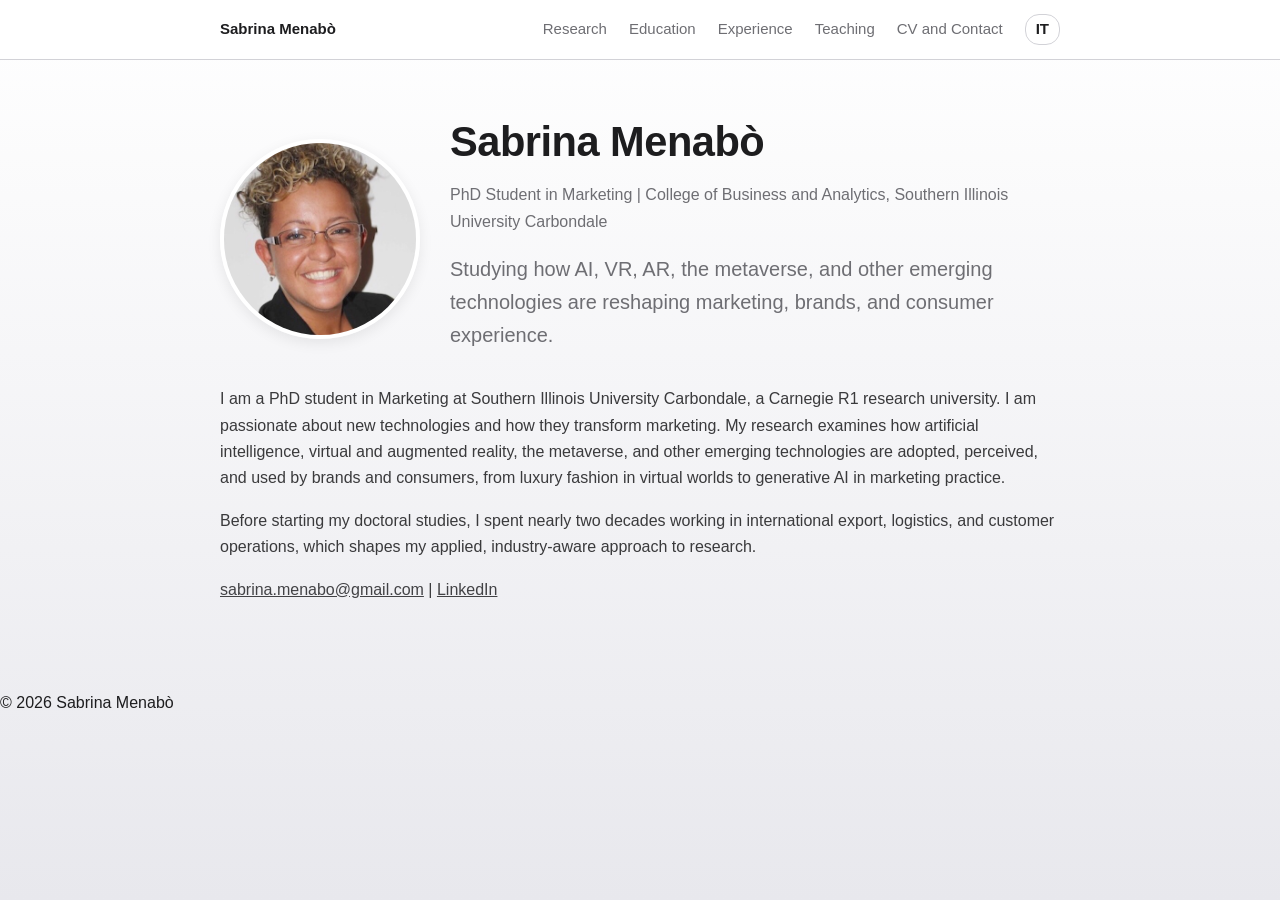
<file: index.html>
<!DOCTYPE html>
<html lang="en">
<head>
<meta charset="UTF-8">
<meta name="viewport" content="width=device-width, initial-scale=1">
<title>Sabrina Menabò | PhD Student in Marketing</title>
<link rel="icon" type="image/svg+xml" href="favicon.svg">
<link rel="stylesheet" href="style.css">
<meta name="description" content="Sabrina Menabò, PhD student in Marketing at Southern Illinois University Carbondale. Research on AI, VR, AR, the metaverse, and emerging technologies in marketing.">
</head>
<body>
<header><nav>
<a class="name" href="index.html">Sabrina Menabò</a>
<a href="research.html">Research</a>
<a href="education.html">Education</a>
<a href="experience.html">Experience</a>
<a href="teaching.html">Teaching</a>
<a href="contact.html">CV and Contact</a>
  <a class="lang" href="index-it.html">IT</a>
</nav></header>
<main>
<div class="hero">
<img src="photo.jpg" alt="Portrait of Sabrina Menabò">
<div>
<h1>Sabrina Menabò</h1>
<p class="sub">PhD Student in Marketing | College of Business and Analytics, Southern Illinois University Carbondale</p>
<p class="tagline">Studying how AI, VR, AR, the metaverse, and other emerging technologies are reshaping marketing, brands, and consumer experience.</p>
</div>
</div>
<p>I am a PhD student in Marketing at Southern Illinois University Carbondale, a Carnegie R1 research university. I am passionate about new technologies and how they transform marketing. My research examines how artificial intelligence, virtual and augmented reality, the metaverse, and other emerging technologies are adopted, perceived, and used by brands and consumers, from luxury fashion in virtual worlds to generative AI in marketing practice.</p>
<p>Before starting my doctoral studies, I spent nearly two decades working in international export, logistics, and customer operations, which shapes my applied, industry-aware approach to research.</p>
<p><a href="mailto:sabrina.menabo@gmail.com">sabrina.menabo@gmail.com</a> | <a href="https://www.linkedin.com/in/smenabo">LinkedIn</a></p>
</main>
<footer>&copy; 2026 Sabrina Menabò</footer>
</body>
</html>
</file>
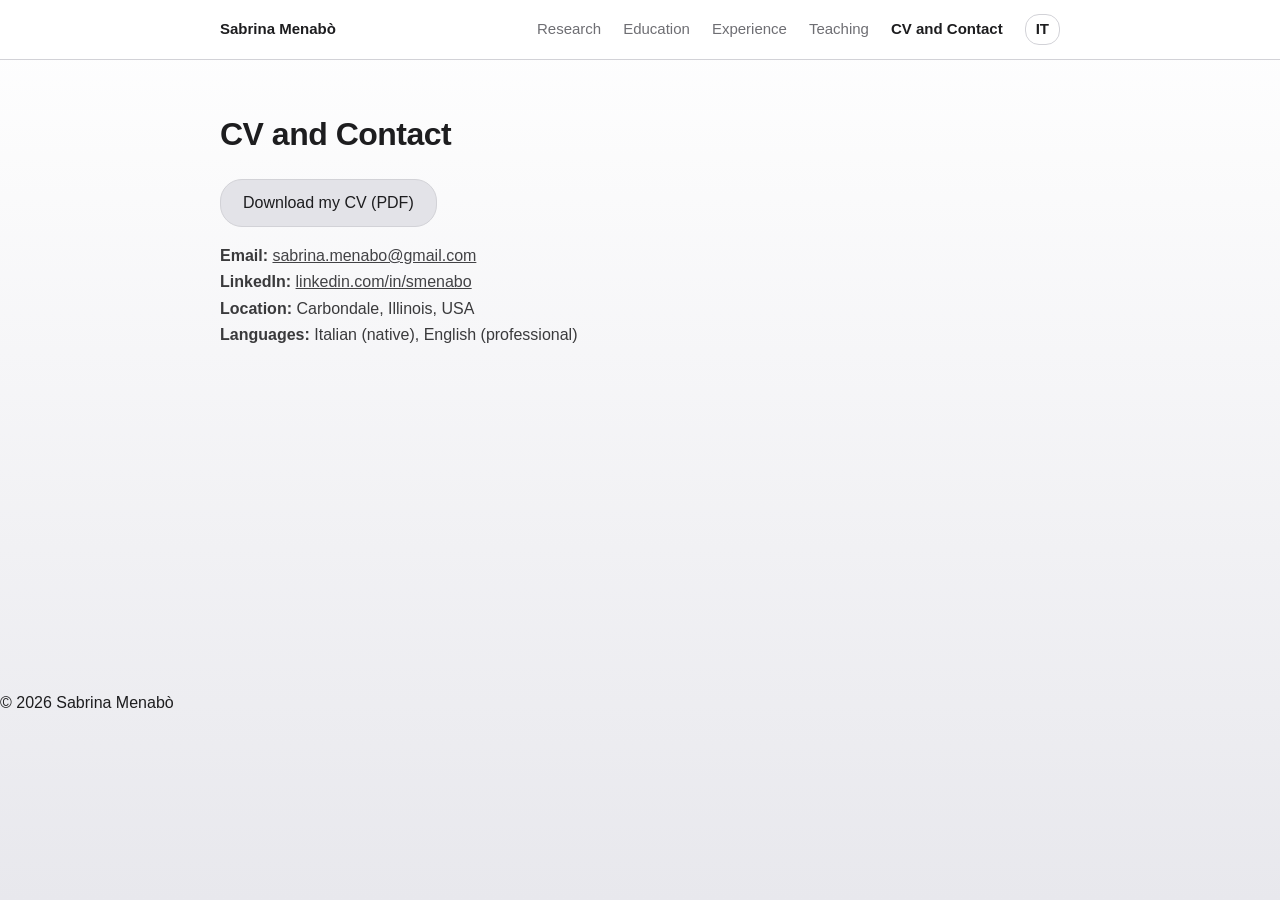
<file: contact.html>
<!DOCTYPE html>
<html lang="en">
<head>
<meta charset="UTF-8">
<meta name="viewport" content="width=device-width, initial-scale=1">
<title>CV and Contact | Sabrina Menabò</title>
<link rel="icon" type="image/svg+xml" href="favicon.svg">
<link rel="stylesheet" href="style.css">
</head>
<body>
<header><nav>
<a class="name" href="index.html">Sabrina Menabò</a>
<a href="research.html">Research</a>
<a href="education.html">Education</a>
<a href="experience.html">Experience</a>
<a href="teaching.html">Teaching</a>
<a class="active" href="contact.html">CV and Contact</a>
  <a class="lang" href="contatti.html">IT</a>
</nav></header>
<main>
<h2>CV and Contact</h2>
<a class="btn" href="Sabrina-Menabo-CV.pdf" target="_blank" rel="noopener">Download my CV (PDF)</a>
<p><strong>Email:</strong> <a href="mailto:sabrina.menabo@gmail.com">sabrina.menabo@gmail.com</a><br>
<strong>LinkedIn:</strong> <a href="https://www.linkedin.com/in/smenabo">linkedin.com/in/smenabo</a><br>
<strong>Location:</strong> Carbondale, Illinois, USA<br>
<strong>Languages:</strong> Italian (native), English (professional)</p>
</main>
<footer>&copy; 2026 Sabrina Menabò</footer>
</body>
</html>
</file>
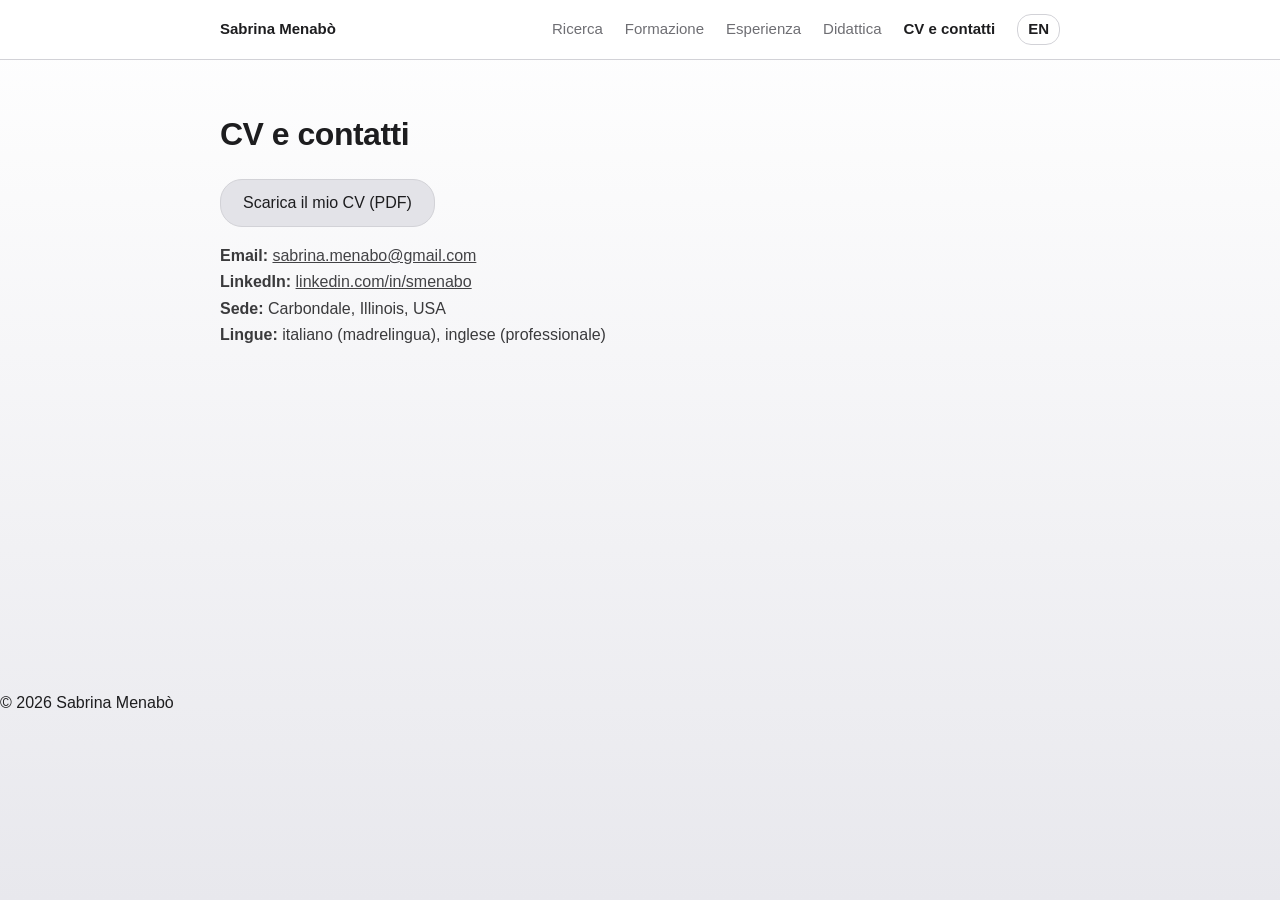
<file: contatti.html>
<!DOCTYPE html>
<html lang="it">
<head>
<meta charset="UTF-8">
<meta name="viewport" content="width=device-width, initial-scale=1">
<title>CV e contatti | Sabrina Menabò</title>
<link rel="icon" type="image/svg+xml" href="favicon.svg">
<link rel="stylesheet" href="style.css">
</head>
<body>
<header><nav>
<a class="name" href="index-it.html">Sabrina Menabò</a>
<a href="ricerca.html">Ricerca</a>
<a href="formazione.html">Formazione</a>
<a href="esperienza.html">Esperienza</a>
<a href="didattica.html">Didattica</a>
<a class="active" href="contatti.html">CV e contatti</a>
<a class="lang" href="contact.html">EN</a>
</nav></header>
<main>
<h2>CV e contatti</h2>
<a class="btn" href="Sabrina-Menabo-CV-IT.pdf" target="_blank" rel="noopener">Scarica il mio CV (PDF)</a>
<p><strong>Email:</strong> <a href="mailto:sabrina.menabo@gmail.com">sabrina.menabo@gmail.com</a><br>
<strong>LinkedIn:</strong> <a href="https://www.linkedin.com/in/smenabo">linkedin.com/in/smenabo</a><br>
<strong>Sede:</strong> Carbondale, Illinois, USA<br>
<strong>Lingue:</strong> italiano (madrelingua), inglese (professionale)</p>
</main>
<footer>&copy; 2026 Sabrina Menabò</footer>
<script data-goatcounter="https://sabrinamenabo.goatcounter.com/count" async src="//gc.zgo.at/count.js"></script>
</body>
</html>
</file>
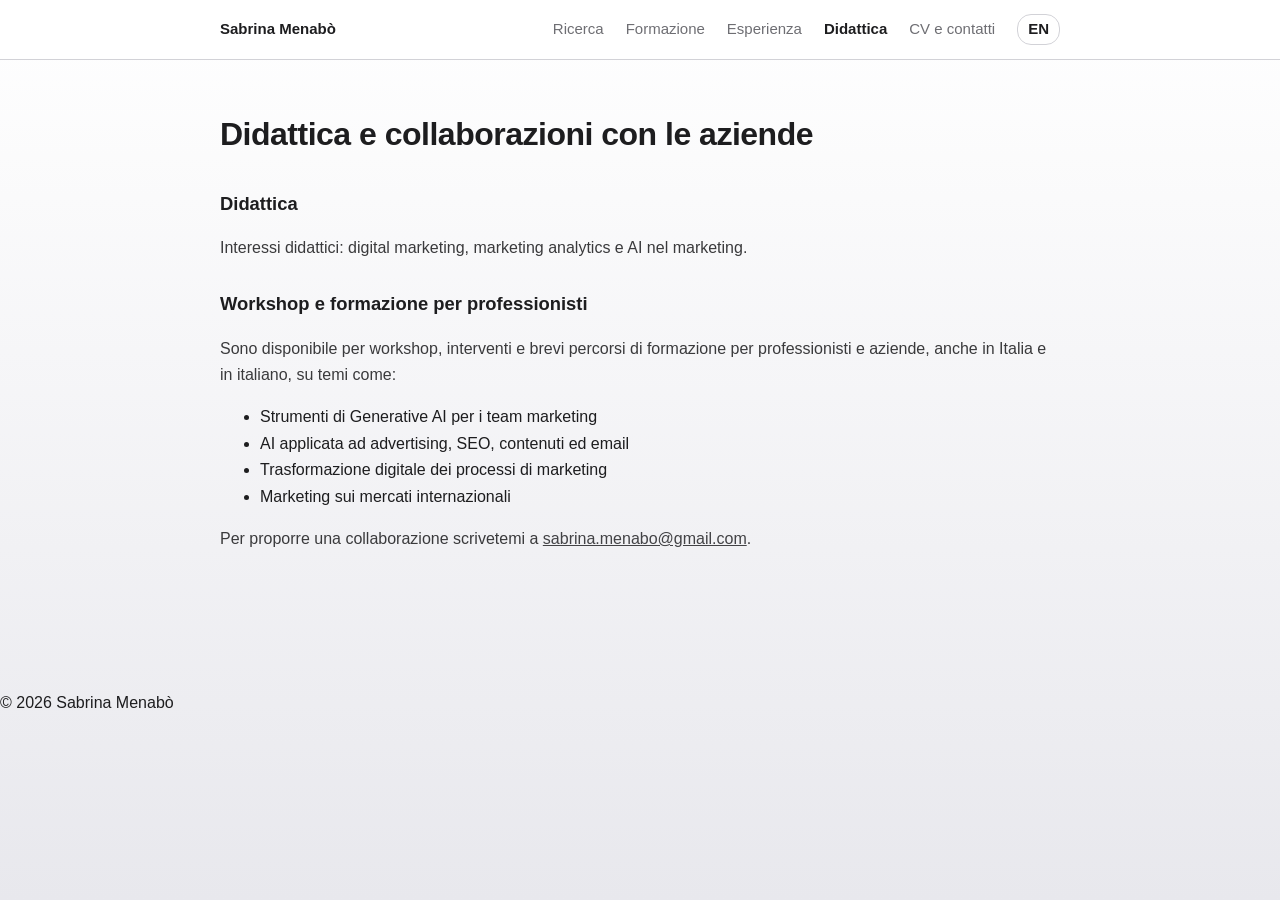
<file: didattica.html>
<!DOCTYPE html>
<html lang="it">
<head>
<meta charset="UTF-8">
<meta name="viewport" content="width=device-width, initial-scale=1">
<title>Didattica | Sabrina Menabò</title>
<link rel="icon" type="image/svg+xml" href="favicon.svg">
<link rel="stylesheet" href="style.css">
</head>
<body>
<header><nav>
<a class="name" href="index-it.html">Sabrina Menabò</a>
<a href="ricerca.html">Ricerca</a>
<a href="formazione.html">Formazione</a>
<a href="esperienza.html">Esperienza</a>
<a class="active" href="didattica.html">Didattica</a>
<a href="contatti.html">CV e contatti</a>
<a class="lang" href="teaching.html">EN</a>
</nav></header>
<main>
<h2>Didattica e collaborazioni con le aziende</h2>
<h3>Didattica</h3>
<p>Interessi didattici: digital marketing, marketing analytics e AI nel marketing.</p>
<h3>Workshop e formazione per professionisti</h3>
<p>Sono disponibile per workshop, interventi e brevi percorsi di formazione per professionisti e aziende, anche in Italia e in italiano, su temi come:</p>
<ul><li>Strumenti di Generative AI per i team marketing</li><li>AI applicata ad advertising, SEO, contenuti ed email</li><li>Trasformazione digitale dei processi di marketing</li><li>Marketing sui mercati internazionali</li></ul>
<p>Per proporre una collaborazione scrivetemi a <a href="mailto:sabrina.menabo@gmail.com">sabrina.menabo@gmail.com</a>.</p>
</main>
<footer>&copy; 2026 Sabrina Menabò</footer>
<script data-goatcounter="https://sabrinamenabo.goatcounter.com/count" async src="//gc.zgo.at/count.js"></script>
</body>
</html>
</file>
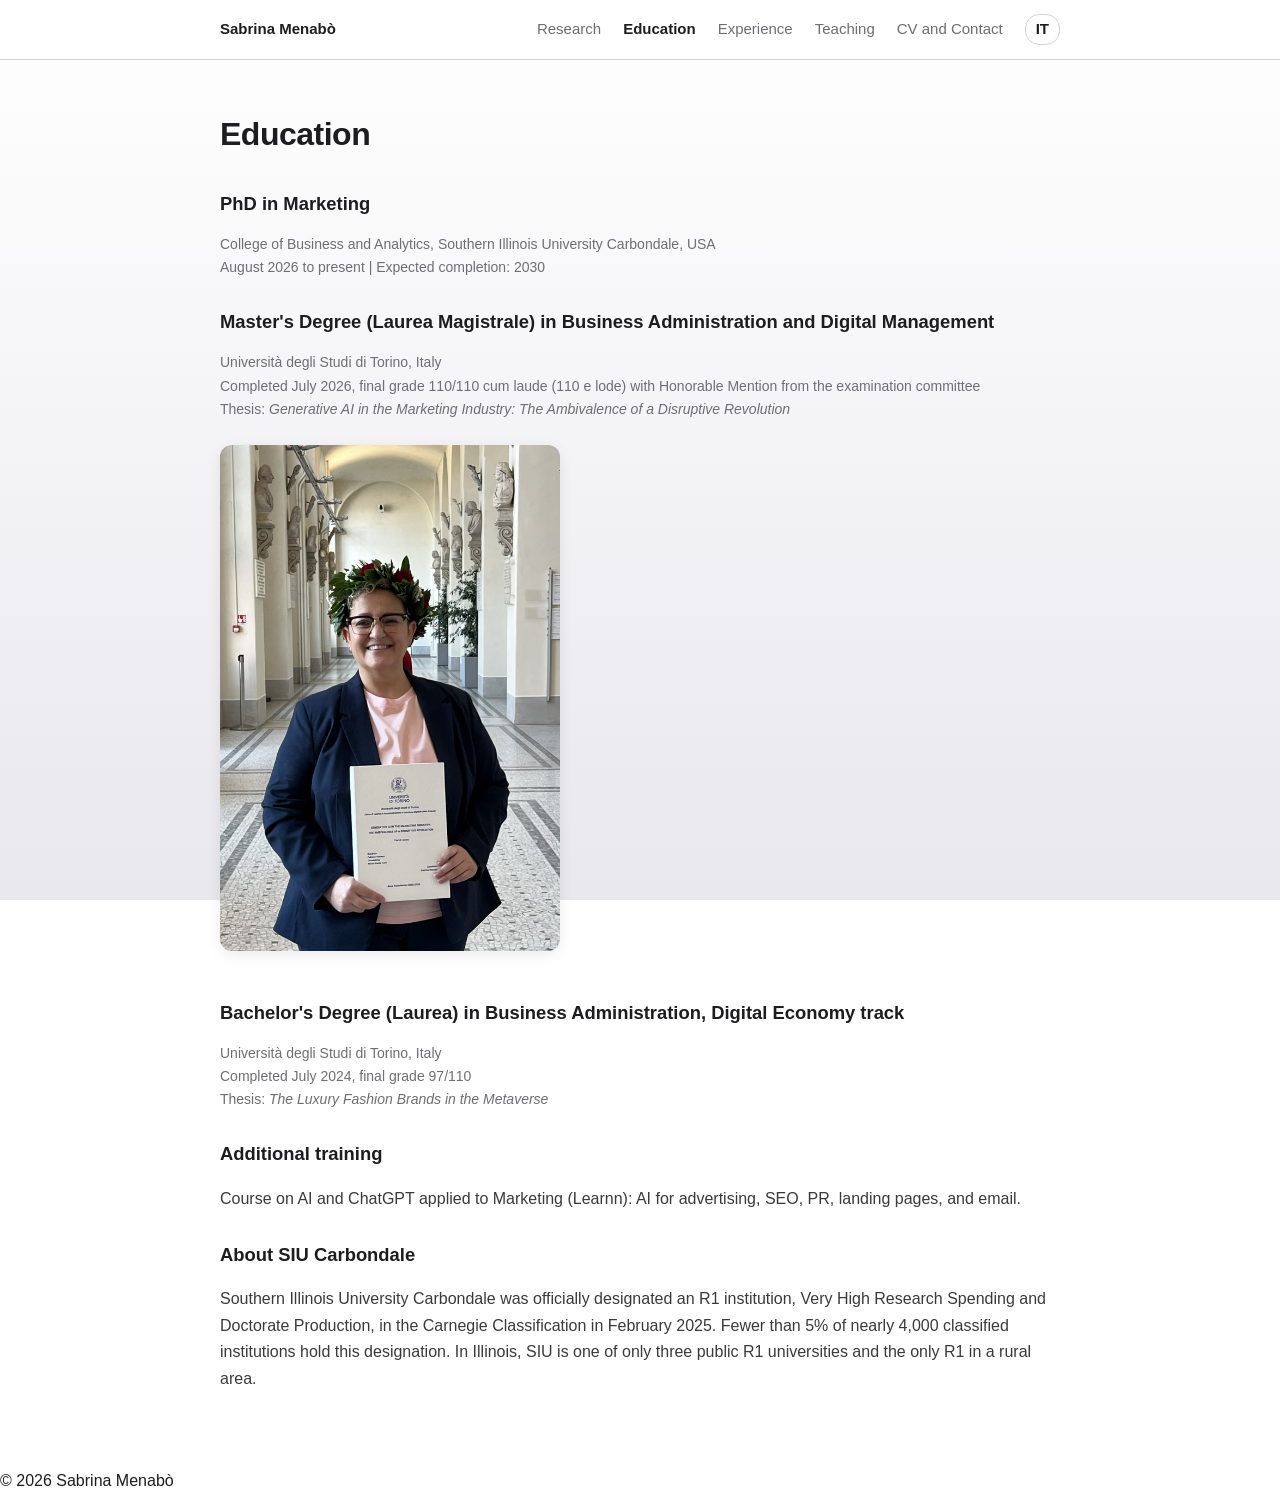
<file: education.html>
<!DOCTYPE html>
<html lang="en">
<head>
<meta charset="UTF-8">
<meta name="viewport" content="width=device-width, initial-scale=1">
<title>Education | Sabrina Menabò</title>
<link rel="icon" type="image/svg+xml" href="favicon.svg">
<link rel="stylesheet" href="style.css">
</head>
<body>
<header><nav>
<a class="name" href="index.html">Sabrina Menabò</a>
<a href="research.html">Research</a>
<a class="active" href="education.html">Education</a>
<a href="experience.html">Experience</a>
<a href="teaching.html">Teaching</a>
<a href="contact.html">CV and Contact</a>
  <a class="lang" href="formazione.html">IT</a>
</nav></header>
<main>
<h2>Education</h2>
<h3>PhD in Marketing</h3>
<p class="meta">College of Business and Analytics, Southern Illinois University Carbondale, USA<br>August 2026 to present | Expected completion: 2030</p>
<h3>Master's Degree (Laurea Magistrale) in Business Administration and Digital Management</h3>
<p class="meta">Università degli Studi di Torino, Italy<br>Completed July 2026, final grade 110/110 cum laude (110 e lode) with Honorable Mention from the examination committee<br>Thesis: <em>Generative AI in the Marketing Industry: The Ambivalence of a Disruptive Revolution</em></p>
<img class="photo" src="graduation.jpg" alt="Sabrina Menabò on graduation day at the Università degli Studi di Torino">
<h3>Bachelor's Degree (Laurea) in Business Administration, Digital Economy track</h3>
<p class="meta">Università degli Studi di Torino, Italy<br>Completed July 2024, final grade 97/110<br>Thesis: <em>The Luxury Fashion Brands in the Metaverse</em></p>
<h3>Additional training</h3>
<p>Course on AI and ChatGPT applied to Marketing (Learnn): AI for advertising, SEO, PR, landing pages, and email.</p>
<h3>About SIU Carbondale</h3>
<p>Southern Illinois University Carbondale was officially designated an R1 institution, Very High Research Spending and Doctorate Production, in the Carnegie Classification in February 2025. Fewer than 5% of nearly 4,000 classified institutions hold this designation. In Illinois, SIU is one of only three public R1 universities and the only R1 in a rural area.</p>
</main>
<footer>&copy; 2026 Sabrina Menabò</footer>
</body>
</html>
</file>
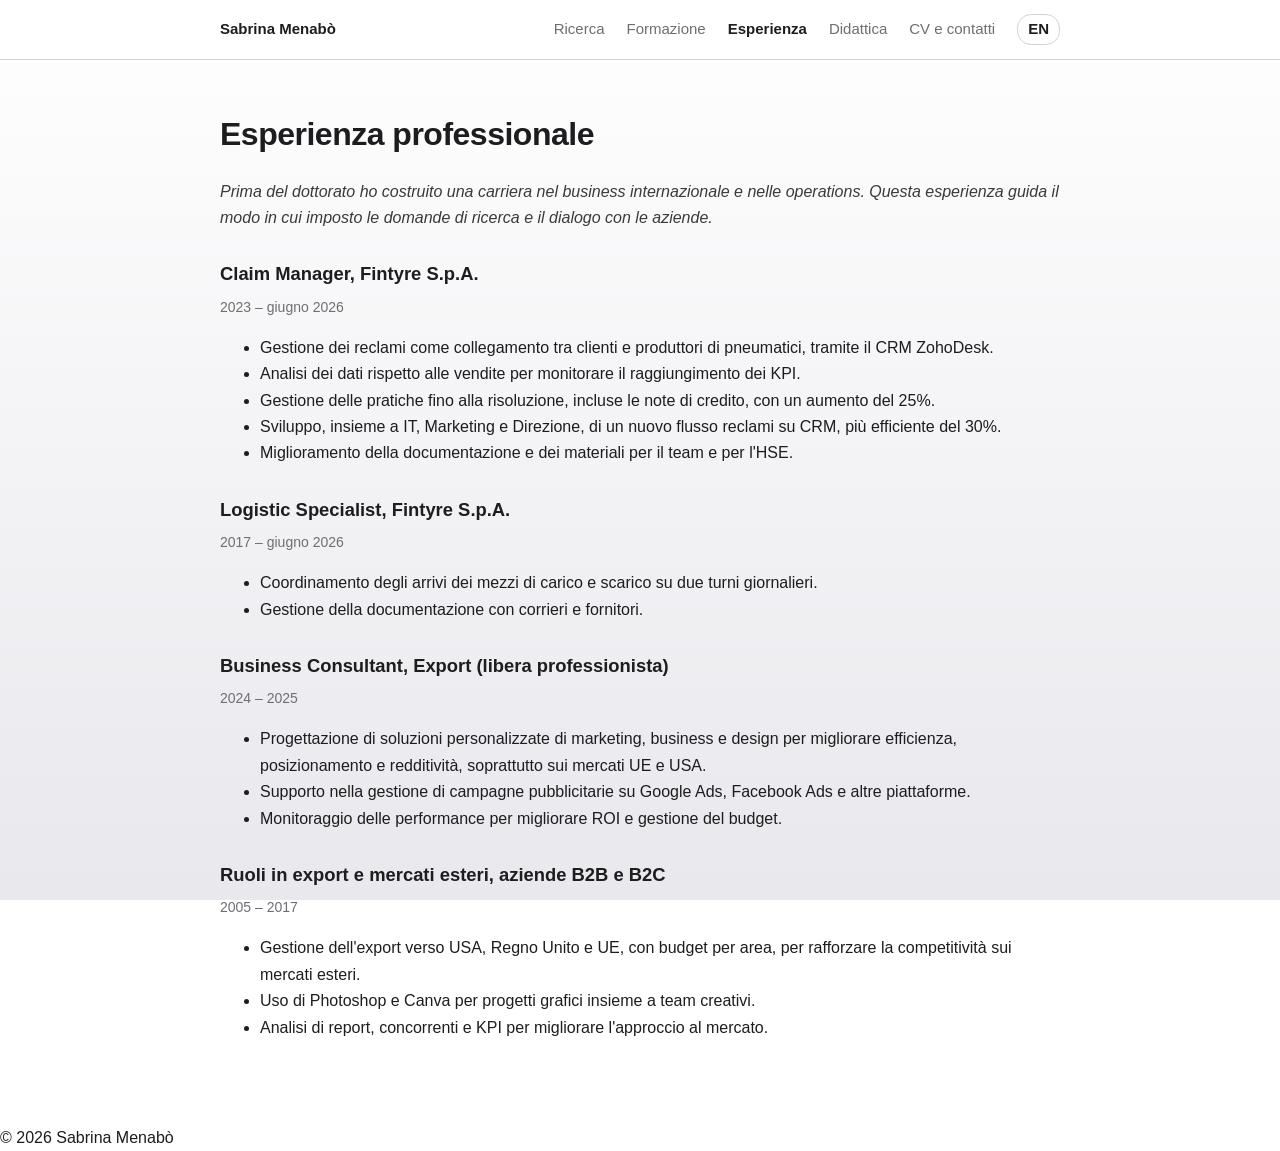
<file: esperienza.html>
<!DOCTYPE html>
<html lang="it">
<head>
<meta charset="UTF-8">
<meta name="viewport" content="width=device-width, initial-scale=1">
<title>Esperienza | Sabrina Menabò</title>
<link rel="icon" type="image/svg+xml" href="favicon.svg">
<link rel="stylesheet" href="style.css">
</head>
<body>
<header><nav>
<a class="name" href="index-it.html">Sabrina Menabò</a>
<a href="ricerca.html">Ricerca</a>
<a href="formazione.html">Formazione</a>
<a class="active" href="esperienza.html">Esperienza</a>
<a href="didattica.html">Didattica</a>
<a href="contatti.html">CV e contatti</a>
<a class="lang" href="experience.html">EN</a>
</nav></header>
<main>
<h2>Esperienza professionale</h2>
<p><em>Prima del dottorato ho costruito una carriera nel business internazionale e nelle operations. Questa esperienza guida il modo in cui imposto le domande di ricerca e il dialogo con le aziende.</em></p>
<div class="job"><h3>Claim Manager, Fintyre S.p.A.</h3><div class="meta">2023 – giugno 2026</div>
<ul><li>Gestione dei reclami come collegamento tra clienti e produttori di pneumatici, tramite il CRM ZohoDesk.</li><li>Analisi dei dati rispetto alle vendite per monitorare il raggiungimento dei KPI.</li><li>Gestione delle pratiche fino alla risoluzione, incluse le note di credito, con un aumento del 25%.</li><li>Sviluppo, insieme a IT, Marketing e Direzione, di un nuovo flusso reclami su CRM, più efficiente del 30%.</li><li>Miglioramento della documentazione e dei materiali per il team e per l'HSE.</li></ul></div>
<div class="job"><h3>Logistic Specialist, Fintyre S.p.A.</h3><div class="meta">2017 – giugno 2026</div>
<ul><li>Coordinamento degli arrivi dei mezzi di carico e scarico su due turni giornalieri.</li><li>Gestione della documentazione con corrieri e fornitori.</li></ul></div>
<div class="job"><h3>Business Consultant, Export (libera professionista)</h3><div class="meta">2024 – 2025</div>
<ul><li>Progettazione di soluzioni personalizzate di marketing, business e design per migliorare efficienza, posizionamento e redditività, soprattutto sui mercati UE e USA.</li><li>Supporto nella gestione di campagne pubblicitarie su Google Ads, Facebook Ads e altre piattaforme.</li><li>Monitoraggio delle performance per migliorare ROI e gestione del budget.</li></ul></div>
<div class="job"><h3>Ruoli in export e mercati esteri, aziende B2B e B2C</h3><div class="meta">2005 – 2017</div>
<ul><li>Gestione dell'export verso USA, Regno Unito e UE, con budget per area, per rafforzare la competitività sui mercati esteri.</li><li>Uso di Photoshop e Canva per progetti grafici insieme a team creativi.</li><li>Analisi di report, concorrenti e KPI per migliorare l'approccio al mercato.</li></ul></div>
</main>
<footer>&copy; 2026 Sabrina Menabò</footer>
<script data-goatcounter="https://sabrinamenabo.goatcounter.com/count" async src="//gc.zgo.at/count.js"></script>
</body>
</html>
</file>
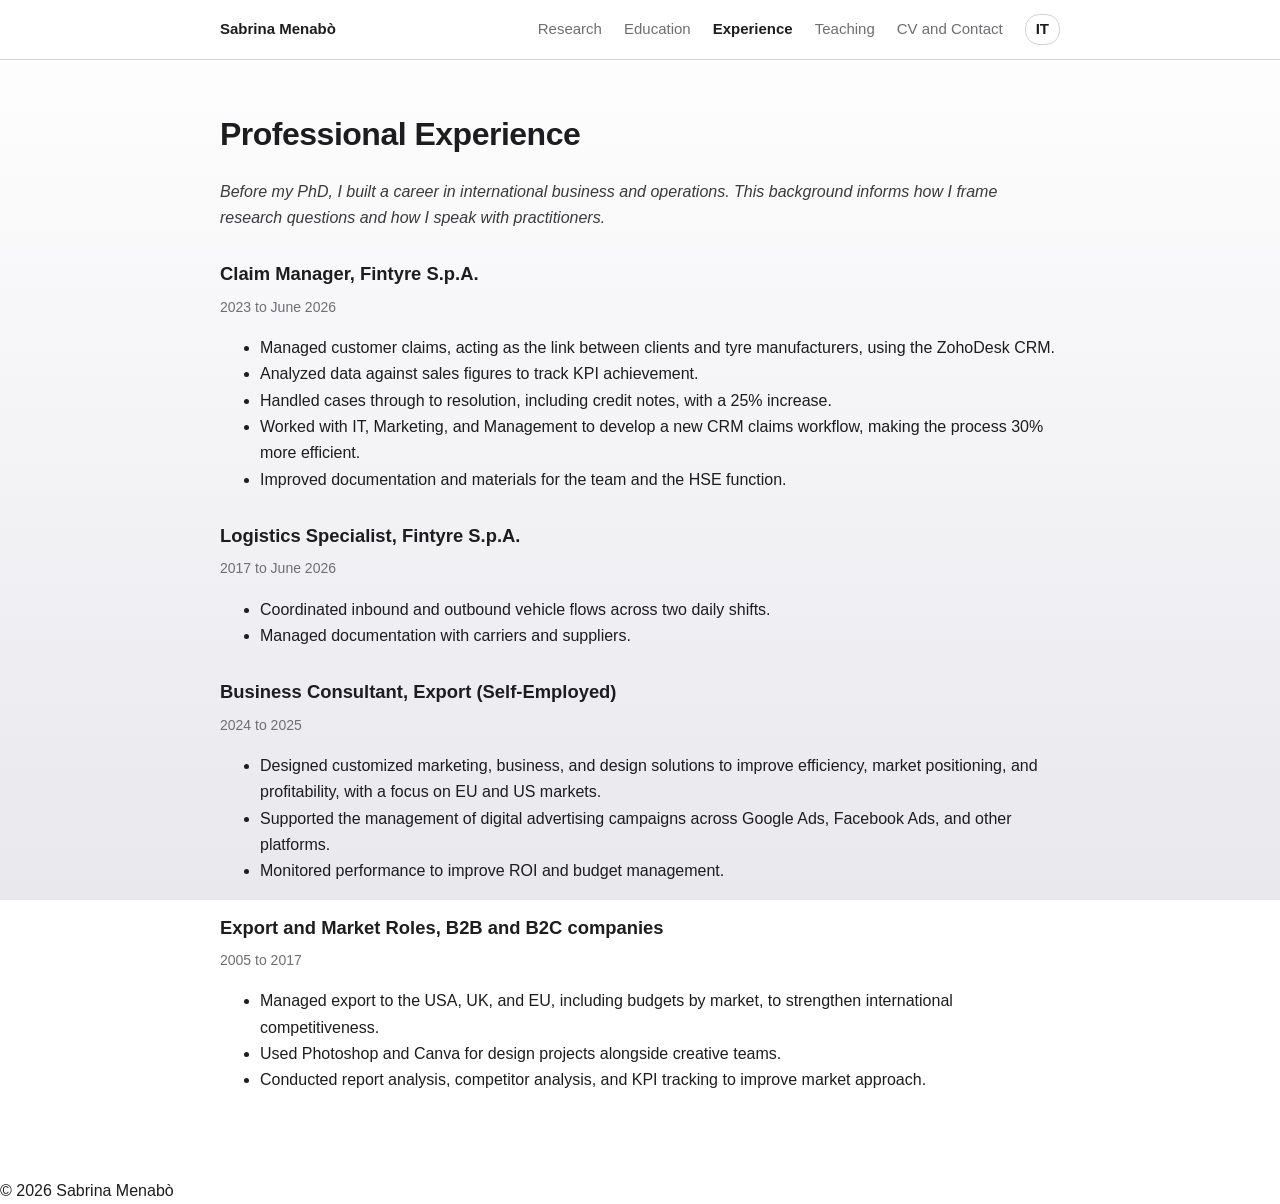
<file: experience.html>
<!DOCTYPE html>
<html lang="en">
<head>
<meta charset="UTF-8">
<meta name="viewport" content="width=device-width, initial-scale=1">
<title>Experience | Sabrina Menabò</title>
<link rel="icon" type="image/svg+xml" href="favicon.svg">
<link rel="stylesheet" href="style.css">
</head>
<body>
<header><nav>
<a class="name" href="index.html">Sabrina Menabò</a>
<a href="research.html">Research</a>
<a href="education.html">Education</a>
<a class="active" href="experience.html">Experience</a>
<a href="teaching.html">Teaching</a>
<a href="contact.html">CV and Contact</a>
  <a class="lang" href="esperienza.html">IT</a>
</nav></header>
<main>
<h2>Professional Experience</h2>
<p><em>Before my PhD, I built a career in international business and operations. This background informs how I frame research questions and how I speak with practitioners.</em></p>
<div class="job"><h3>Claim Manager, Fintyre S.p.A.</h3><div class="meta">2023 to June 2026</div>
<ul><li>Managed customer claims, acting as the link between clients and tyre manufacturers, using the ZohoDesk CRM.</li><li>Analyzed data against sales figures to track KPI achievement.</li><li>Handled cases through to resolution, including credit notes, with a 25% increase.</li><li>Worked with IT, Marketing, and Management to develop a new CRM claims workflow, making the process 30% more efficient.</li><li>Improved documentation and materials for the team and the HSE function.</li></ul></div>
<div class="job"><h3>Logistics Specialist, Fintyre S.p.A.</h3><div class="meta">2017 to June 2026</div>
<ul><li>Coordinated inbound and outbound vehicle flows across two daily shifts.</li><li>Managed documentation with carriers and suppliers.</li></ul></div>
<div class="job"><h3>Business Consultant, Export (Self-Employed)</h3><div class="meta">2024 to 2025</div>
<ul><li>Designed customized marketing, business, and design solutions to improve efficiency, market positioning, and profitability, with a focus on EU and US markets.</li><li>Supported the management of digital advertising campaigns across Google Ads, Facebook Ads, and other platforms.</li><li>Monitored performance to improve ROI and budget management.</li></ul></div>
<div class="job"><h3>Export and Market Roles, B2B and B2C companies</h3><div class="meta">2005 to 2017</div>
<ul><li>Managed export to the USA, UK, and EU, including budgets by market, to strengthen international competitiveness.</li><li>Used Photoshop and Canva for design projects alongside creative teams.</li><li>Conducted report analysis, competitor analysis, and KPI tracking to improve market approach.</li></ul></div>
</main>
<footer>&copy; 2026 Sabrina Menabò</footer>
</body>
</html>
</file>
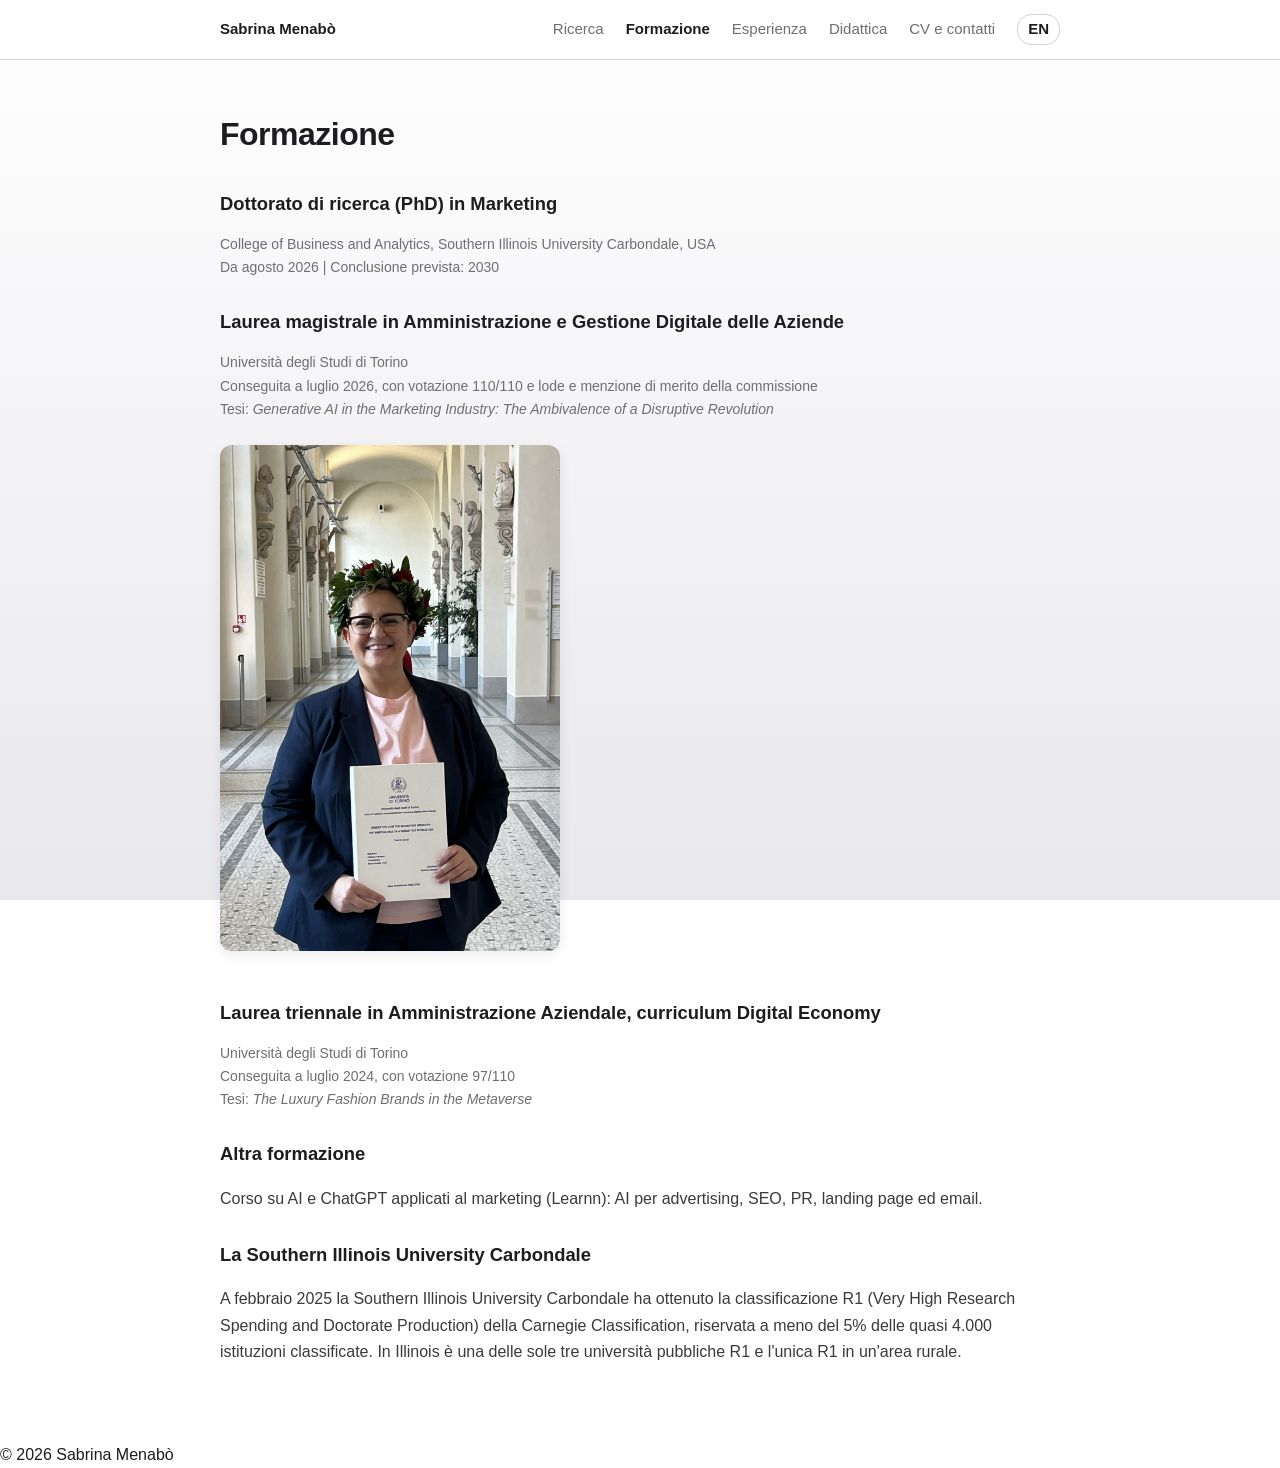
<file: formazione.html>
<!DOCTYPE html>
<html lang="it">
<head>
<meta charset="UTF-8">
<meta name="viewport" content="width=device-width, initial-scale=1">
<title>Formazione | Sabrina Menabò</title>
<link rel="icon" type="image/svg+xml" href="favicon.svg">
<link rel="stylesheet" href="style.css">
</head>
<body>
<header><nav>
<a class="name" href="index-it.html">Sabrina Menabò</a>
<a href="ricerca.html">Ricerca</a>
<a class="active" href="formazione.html">Formazione</a>
<a href="esperienza.html">Esperienza</a>
<a href="didattica.html">Didattica</a>
<a href="contatti.html">CV e contatti</a>
<a class="lang" href="education.html">EN</a>
</nav></header>
<main>
<h2>Formazione</h2>
<h3>Dottorato di ricerca (PhD) in Marketing</h3>
<p class="meta">College of Business and Analytics, Southern Illinois University Carbondale, USA<br>Da agosto 2026 | Conclusione prevista: 2030</p>
<h3>Laurea magistrale in Amministrazione e Gestione Digitale delle Aziende</h3>
<p class="meta">Università degli Studi di Torino<br>Conseguita a luglio 2026, con votazione 110/110 e lode e menzione di merito della commissione<br>Tesi: <em>Generative AI in the Marketing Industry: The Ambivalence of a Disruptive Revolution</em></p>
<img class="photo" src="graduation.jpg" alt="Sabrina Menabò il giorno della laurea all'Università degli Studi di Torino">
<h3>Laurea triennale in Amministrazione Aziendale, curriculum Digital Economy</h3>
<p class="meta">Università degli Studi di Torino<br>Conseguita a luglio 2024, con votazione 97/110<br>Tesi: <em>The Luxury Fashion Brands in the Metaverse</em></p>
<h3>Altra formazione</h3>
<p>Corso su AI e ChatGPT applicati al marketing (Learnn): AI per advertising, SEO, PR, landing page ed email.</p>
<h3>La Southern Illinois University Carbondale</h3>
<p>A febbraio 2025 la Southern Illinois University Carbondale ha ottenuto la classificazione R1 (Very High Research Spending and Doctorate Production) della Carnegie Classification, riservata a meno del 5% delle quasi 4.000 istituzioni classificate. In Illinois è una delle sole tre università pubbliche R1 e l'unica R1 in un'area rurale.</p>
</main>
<footer>&copy; 2026 Sabrina Menabò</footer>
<script data-goatcounter="https://sabrinamenabo.goatcounter.com/count" async src="//gc.zgo.at/count.js"></script>
</body>
</html>
</file>
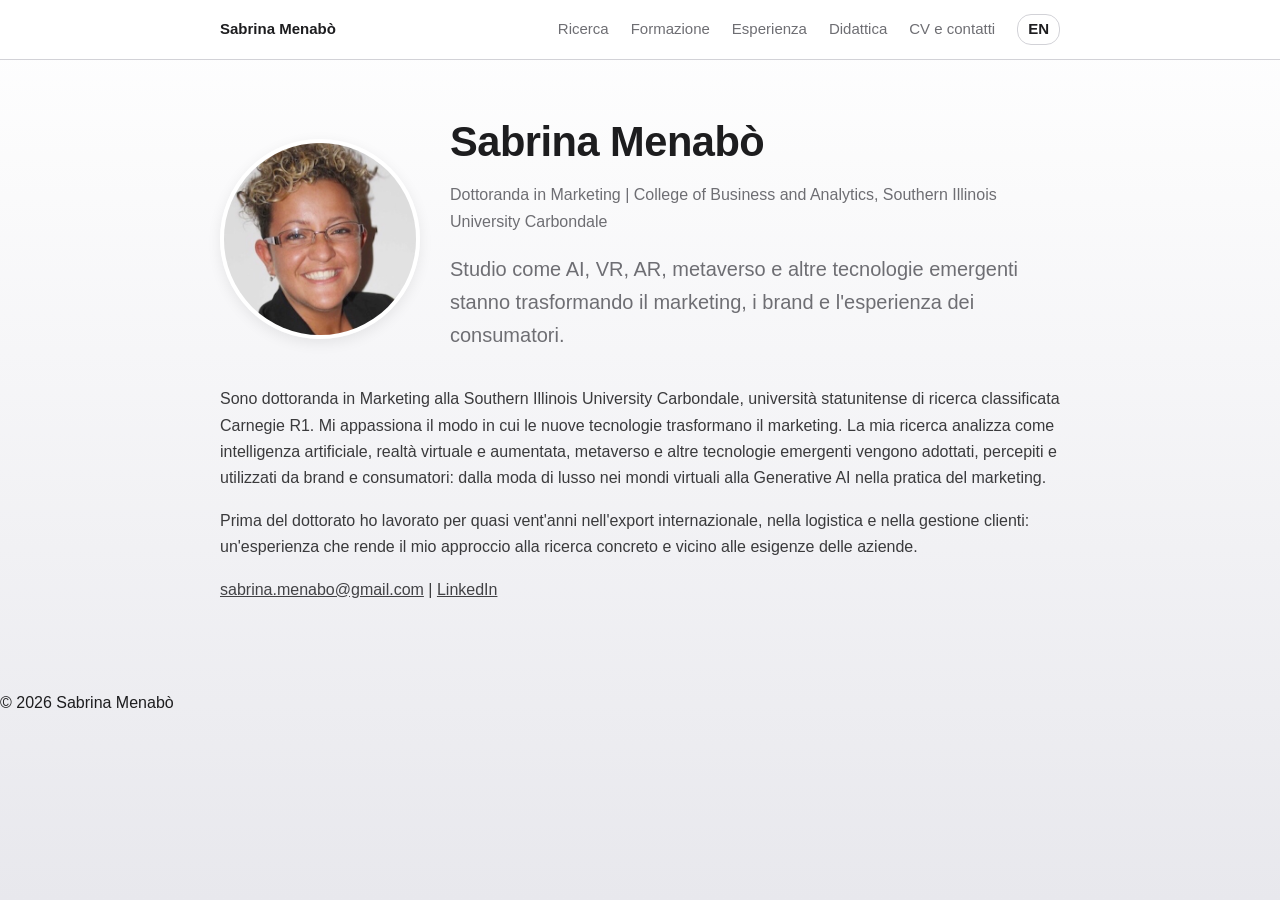
<file: index-it.html>
<!DOCTYPE html>
<html lang="it">
<head>
<meta charset="UTF-8">
<meta name="viewport" content="width=device-width, initial-scale=1">
<title>Sabrina Menabò | Marketing, AI e nuove tecnologie</title>
<link rel="icon" type="image/svg+xml" href="favicon.svg">
<link rel="stylesheet" href="style.css">
<meta name="description" content="Sabrina Menabò, dottoranda in Marketing alla Southern Illinois University Carbondale. Ricerca su AI, VR, AR, metaverso e nuove tecnologie nel marketing.">
</head>
<body>
<header><nav>
<a class="name" href="index-it.html">Sabrina Menabò</a>
<a href="ricerca.html">Ricerca</a>
<a href="formazione.html">Formazione</a>
<a href="esperienza.html">Esperienza</a>
<a href="didattica.html">Didattica</a>
<a href="contatti.html">CV e contatti</a>
<a class="lang" href="index.html">EN</a>
</nav></header>
<main>
<div class="hero">
<img src="photo.jpg" alt="Ritratto di Sabrina Menabò">
<div>
<h1>Sabrina Menabò</h1>
<p class="sub">Dottoranda in Marketing | College of Business and Analytics, Southern Illinois University Carbondale</p>
<p class="tagline">Studio come AI, VR, AR, metaverso e altre tecnologie emergenti stanno trasformando il marketing, i brand e l'esperienza dei consumatori.</p>
</div>
</div>
<p>Sono dottoranda in Marketing alla Southern Illinois University Carbondale, università statunitense di ricerca classificata Carnegie R1. Mi appassiona il modo in cui le nuove tecnologie trasformano il marketing. La mia ricerca analizza come intelligenza artificiale, realtà virtuale e aumentata, metaverso e altre tecnologie emergenti vengono adottati, percepiti e utilizzati da brand e consumatori: dalla moda di lusso nei mondi virtuali alla Generative AI nella pratica del marketing.</p>
<p>Prima del dottorato ho lavorato per quasi vent'anni nell'export internazionale, nella logistica e nella gestione clienti: un'esperienza che rende il mio approccio alla ricerca concreto e vicino alle esigenze delle aziende.</p>
<p><a href="mailto:sabrina.menabo@gmail.com">sabrina.menabo@gmail.com</a> | <a href="https://www.linkedin.com/in/smenabo">LinkedIn</a></p>
</main>
<footer>&copy; 2026 Sabrina Menabò</footer>
<script data-goatcounter="https://sabrinamenabo.goatcounter.com/count" async src="//gc.zgo.at/count.js"></script>
</body>
</html>
</file>
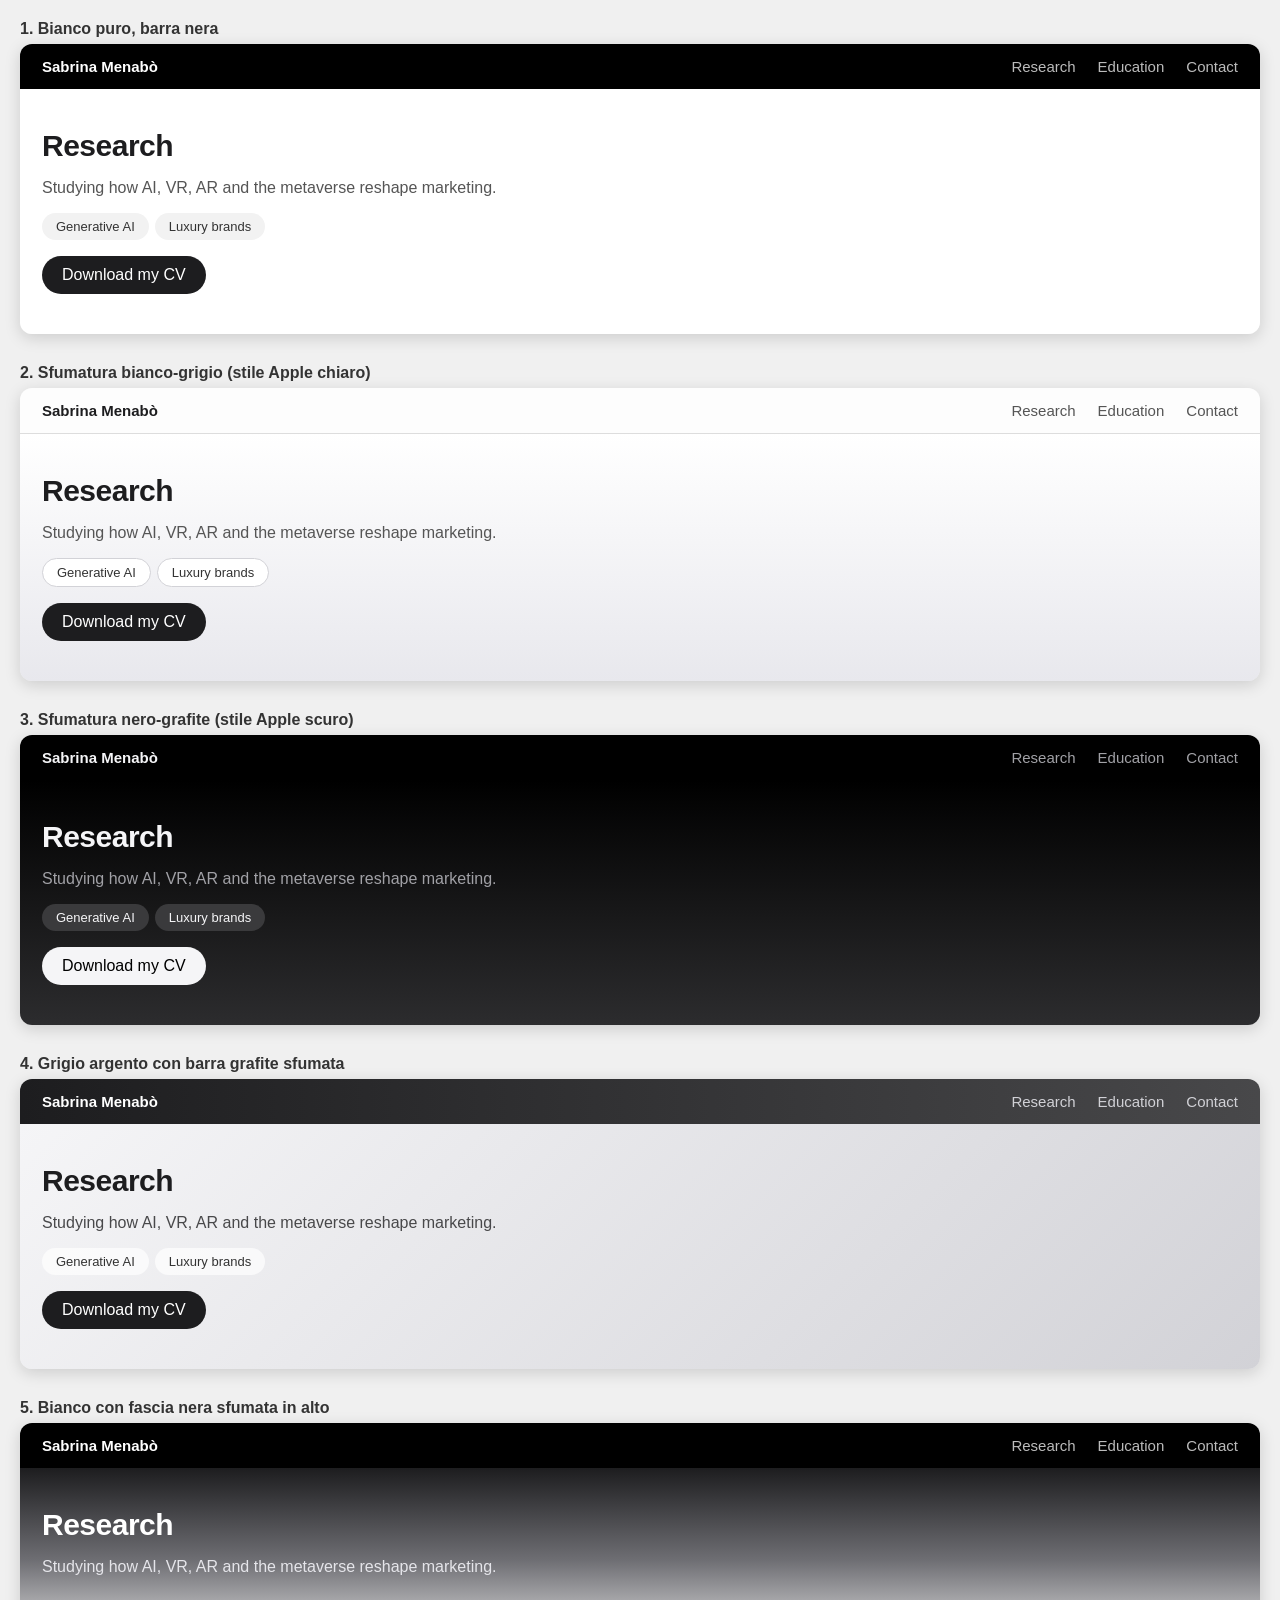
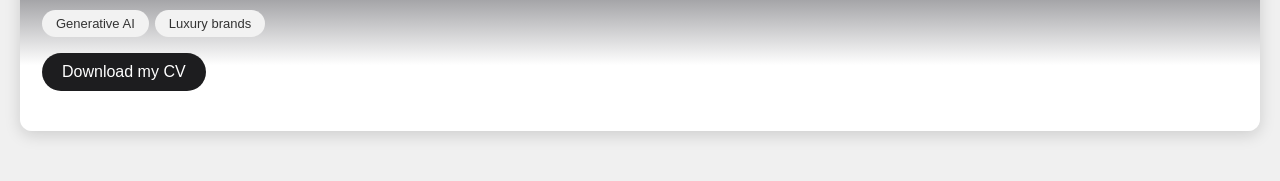
<file: preview.html>
<!DOCTYPE html>
<html lang="en"><head><meta charset="UTF-8"><title>Color preview</title>
<style>
body{margin:0;font-family:Helvetica,Arial,sans-serif;background:#f0f0f0;padding:20px}
.opt{margin:0 0 30px;border-radius:12px;overflow:hidden;box-shadow:0 4px 16px rgba(0,0,0,.15)}
.bar{padding:14px 22px;font-size:15px;display:flex;gap:22px}
.bar b{margin-right:auto}
.body{padding:40px 22px}
.body h2{margin:0 0 10px;font-size:30px;font-weight:600;letter-spacing:-.5px}
.chip{display:inline-block;padding:6px 14px;border-radius:20px;font-size:13px;margin-right:6px}
.btn{display:inline-block;padding:10px 20px;border-radius:22px;margin-top:16px}
.lbl{font-weight:bold;color:#333;margin:0 0 6px}
</style></head><body>

<p class="lbl">1. Bianco puro, barra nera</p>
<div class="opt"><div class="bar" style="background:#000;color:#bbb"><b style="color:#fff">Sabrina Menabò</b><span>Research</span><span>Education</span><span>Contact</span></div>
<div class="body" style="background:#fff;color:#1d1d1f"><h2>Research</h2><p style="color:#555">Studying how AI, VR, AR and the metaverse reshape marketing.</p><span class="chip" style="background:#f2f2f2;color:#333">Generative AI</span><span class="chip" style="background:#f2f2f2;color:#333">Luxury brands</span><br><span class="btn" style="background:#1d1d1f;color:#fff">Download my CV</span></div></div>

<p class="lbl">2. Sfumatura bianco-grigio (stile Apple chiaro)</p>
<div class="opt"><div class="bar" style="background:rgba(255,255,255,.85);color:#555;border-bottom:1px solid #ddd"><b style="color:#1d1d1f">Sabrina Menabò</b><span>Research</span><span>Education</span><span>Contact</span></div>
<div class="body" style="background:linear-gradient(180deg,#ffffff 0%,#e8e8ed 100%);color:#1d1d1f"><h2>Research</h2><p style="color:#555">Studying how AI, VR, AR and the metaverse reshape marketing.</p><span class="chip" style="background:#fff;color:#333;border:1px solid #d2d2d7">Generative AI</span><span class="chip" style="background:#fff;color:#333;border:1px solid #d2d2d7">Luxury brands</span><br><span class="btn" style="background:#1d1d1f;color:#fff">Download my CV</span></div></div>

<p class="lbl">3. Sfumatura nero-grafite (stile Apple scuro)</p>
<div class="opt"><div class="bar" style="background:#000;color:#a1a1a6"><b style="color:#f5f5f7">Sabrina Menabò</b><span>Research</span><span>Education</span><span>Contact</span></div>
<div class="body" style="background:linear-gradient(180deg,#000000 0%,#2c2c2e 100%);color:#f5f5f7"><h2>Research</h2><p style="color:#a1a1a6">Studying how AI, VR, AR and the metaverse reshape marketing.</p><span class="chip" style="background:#3a3a3c;color:#f5f5f7">Generative AI</span><span class="chip" style="background:#3a3a3c;color:#f5f5f7">Luxury brands</span><br><span class="btn" style="background:#f5f5f7;color:#000">Download my CV</span></div></div>

<p class="lbl">4. Grigio argento con barra grafite sfumata</p>
<div class="opt"><div class="bar" style="background:linear-gradient(90deg,#1d1d1f 0%,#48484a 100%);color:#d1d1d6"><b style="color:#fff">Sabrina Menabò</b><span>Research</span><span>Education</span><span>Contact</span></div>
<div class="body" style="background:linear-gradient(135deg,#f5f5f7 0%,#d2d2d7 100%);color:#1d1d1f"><h2>Research</h2><p style="color:#48484a">Studying how AI, VR, AR and the metaverse reshape marketing.</p><span class="chip" style="background:rgba(255,255,255,.7);color:#333">Generative AI</span><span class="chip" style="background:rgba(255,255,255,.7);color:#333">Luxury brands</span><br><span class="btn" style="background:#1d1d1f;color:#fff">Download my CV</span></div></div>

<p class="lbl">5. Bianco con fascia nera sfumata in alto</p>
<div class="opt"><div class="bar" style="background:#000;color:#bbb"><b style="color:#fff">Sabrina Menabò</b><span>Research</span><span>Education</span><span>Contact</span></div>
<div class="body" style="background:linear-gradient(180deg,#1d1d1f 0%,#6e6e73 35%,#ffffff 75%);color:#1d1d1f"><h2 style="color:#fff">Research</h2><p style="color:#e5e5ea">Studying how AI, VR, AR and the metaverse reshape marketing.</p><br><span class="chip" style="background:#f2f2f2;color:#333">Generative AI</span><span class="chip" style="background:#f2f2f2;color:#333">Luxury brands</span><br><span class="btn" style="background:#1d1d1f;color:#fff">Download my CV</span></div></div>

</body></html>
</file>
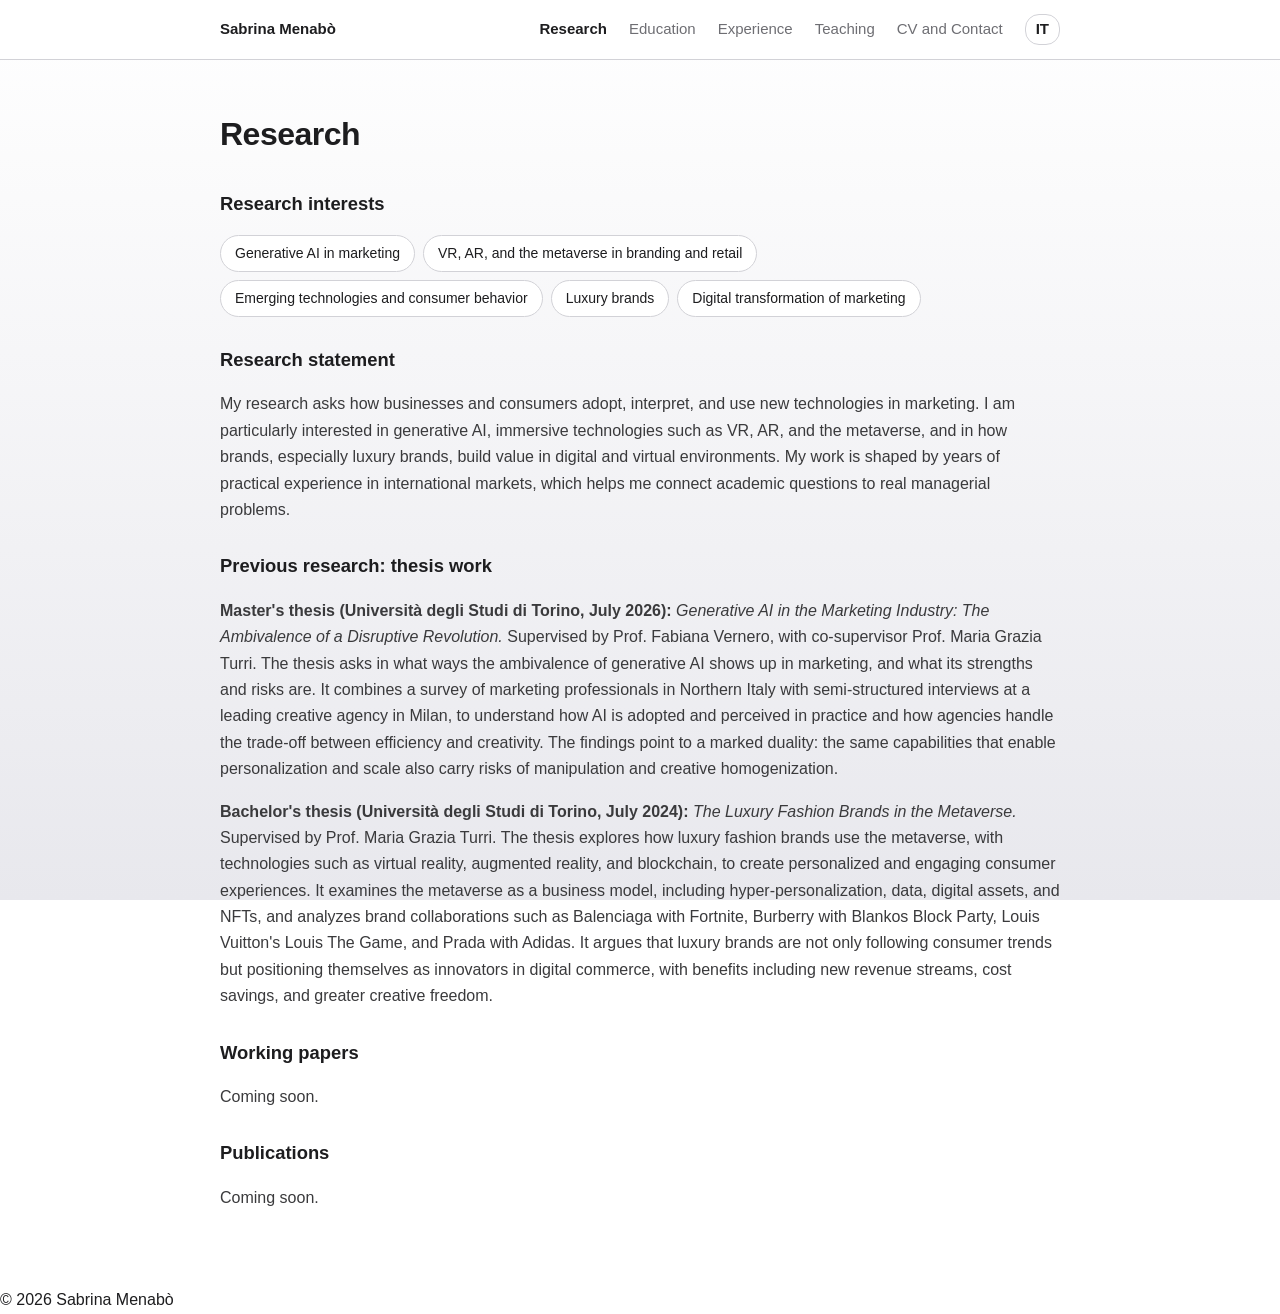
<file: research.html>
<!DOCTYPE html>
<html lang="en">
<head>
<meta charset="UTF-8">
<meta name="viewport" content="width=device-width, initial-scale=1">
<title>Research | Sabrina Menabò</title>
<link rel="icon" type="image/svg+xml" href="favicon.svg">
<link rel="stylesheet" href="style.css">
</head>
<body>
<header><nav>
<a class="name" href="index.html">Sabrina Menabò</a>
<a class="active" href="research.html">Research</a>
<a href="education.html">Education</a>
<a href="experience.html">Experience</a>
<a href="teaching.html">Teaching</a>
<a href="contact.html">CV and Contact</a>
  <a class="lang" href="ricerca.html">IT</a>
</nav></header>
<main>
<h2>Research</h2>
<h3>Research interests</h3>
<ul class="chips">
<li>Generative AI in marketing</li>
<li>VR, AR, and the metaverse in branding and retail</li>
<li>Emerging technologies and consumer behavior</li>
<li>Luxury brands</li>
<li>Digital transformation of marketing</li>
</ul>
<h3>Research statement</h3>
<p>My research asks how businesses and consumers adopt, interpret, and use new technologies in marketing. I am particularly interested in generative AI, immersive technologies such as VR, AR, and the metaverse, and in how brands, especially luxury brands, build value in digital and virtual environments. My work is shaped by years of practical experience in international markets, which helps me connect academic questions to real managerial problems.</p>
<h3>Previous research: thesis work</h3>
<p><strong>Master's thesis (Università degli Studi di Torino, July 2026):</strong> <em>Generative AI in the Marketing Industry: The Ambivalence of a Disruptive Revolution.</em> Supervised by Prof. Fabiana Vernero, with co-supervisor Prof. Maria Grazia Turri. The thesis asks in what ways the ambivalence of generative AI shows up in marketing, and what its strengths and risks are. It combines a survey of marketing professionals in Northern Italy with semi-structured interviews at a leading creative agency in Milan, to understand how AI is adopted and perceived in practice and how agencies handle the trade-off between efficiency and creativity. The findings point to a marked duality: the same capabilities that enable personalization and scale also carry risks of manipulation and creative homogenization.</p>
<p><strong>Bachelor's thesis (Università degli Studi di Torino, July 2024):</strong> <em>The Luxury Fashion Brands in the Metaverse.</em> Supervised by Prof. Maria Grazia Turri. The thesis explores how luxury fashion brands use the metaverse, with technologies such as virtual reality, augmented reality, and blockchain, to create personalized and engaging consumer experiences. It examines the metaverse as a business model, including hyper-personalization, data, digital assets, and NFTs, and analyzes brand collaborations such as Balenciaga with Fortnite, Burberry with Blankos Block Party, Louis Vuitton's Louis The Game, and Prada with Adidas. It argues that luxury brands are not only following consumer trends but positioning themselves as innovators in digital commerce, with benefits including new revenue streams, cost savings, and greater creative freedom.</p>
<h3>Working papers</h3>
<p>Coming soon.</p>
<h3>Publications</h3>
<p>Coming soon.</p>
</main>
<footer>&copy; 2026 Sabrina Menabò</footer>
</body>
</html>
</file>
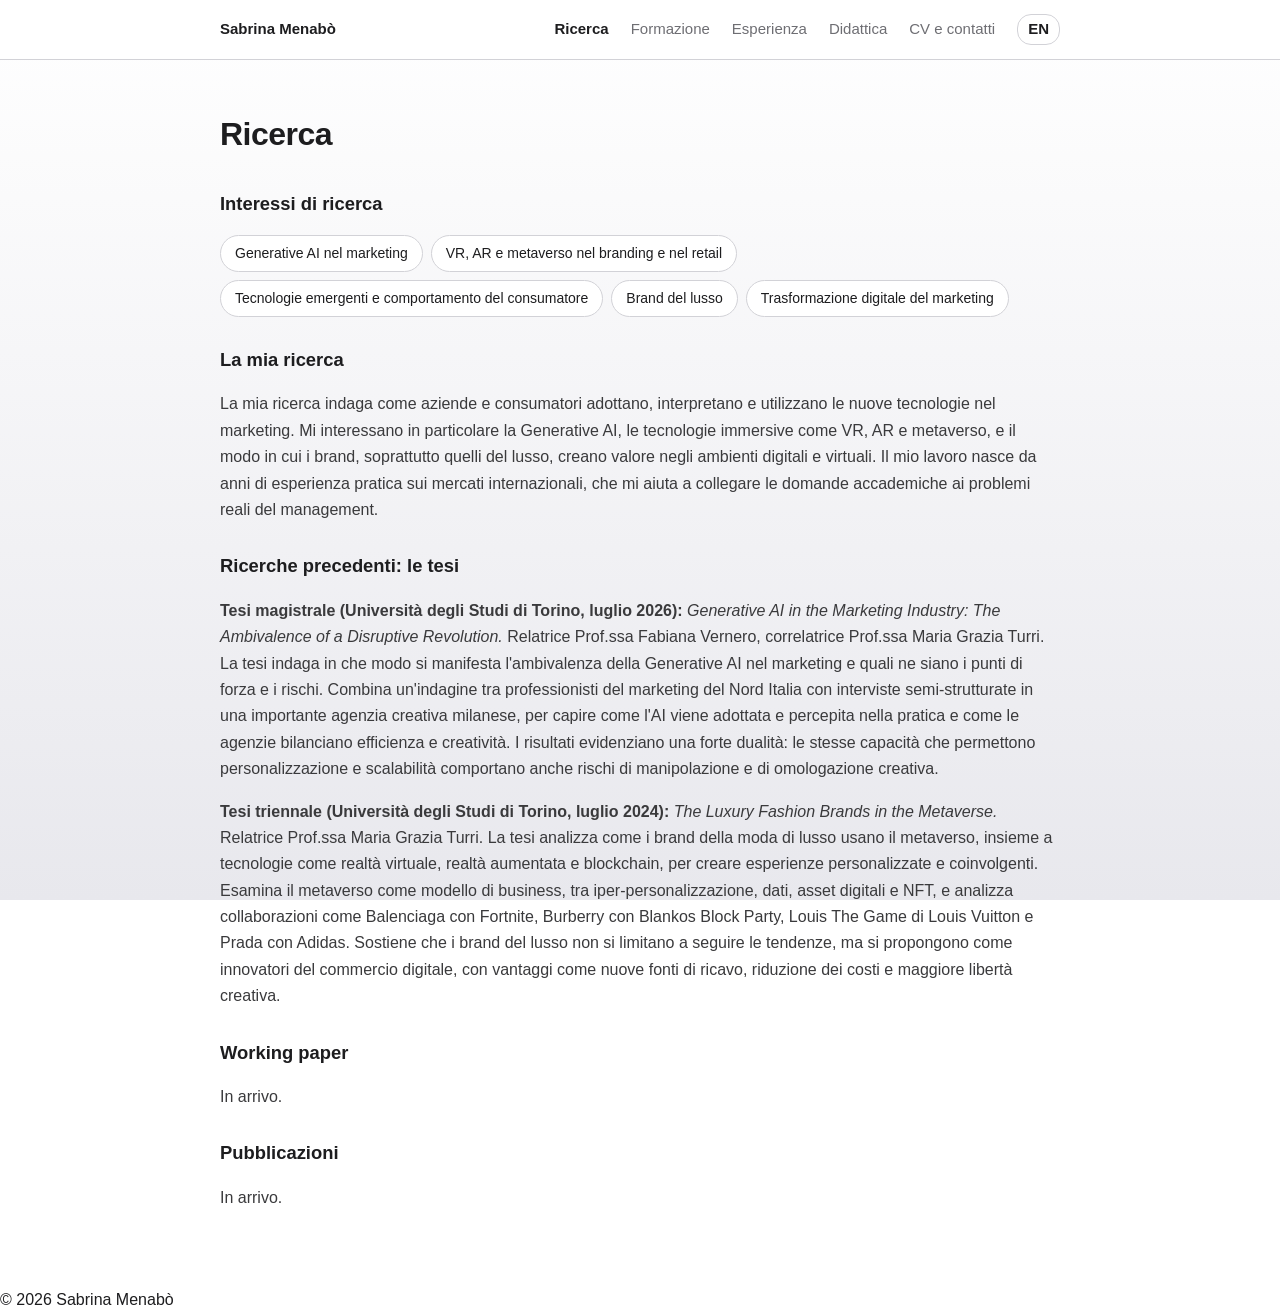
<file: ricerca.html>
<!DOCTYPE html>
<html lang="it">
<head>
<meta charset="UTF-8">
<meta name="viewport" content="width=device-width, initial-scale=1">
<title>Ricerca | Sabrina Menabò</title>
<link rel="icon" type="image/svg+xml" href="favicon.svg">
<link rel="stylesheet" href="style.css">
</head>
<body>
<header><nav>
<a class="name" href="index-it.html">Sabrina Menabò</a>
<a class="active" href="ricerca.html">Ricerca</a>
<a href="formazione.html">Formazione</a>
<a href="esperienza.html">Esperienza</a>
<a href="didattica.html">Didattica</a>
<a href="contatti.html">CV e contatti</a>
<a class="lang" href="research.html">EN</a>
</nav></header>
<main>
<h2>Ricerca</h2>
<h3>Interessi di ricerca</h3>
<ul class="chips">
<li>Generative AI nel marketing</li>
<li>VR, AR e metaverso nel branding e nel retail</li>
<li>Tecnologie emergenti e comportamento del consumatore</li>
<li>Brand del lusso</li>
<li>Trasformazione digitale del marketing</li>
</ul>
<h3>La mia ricerca</h3>
<p>La mia ricerca indaga come aziende e consumatori adottano, interpretano e utilizzano le nuove tecnologie nel marketing. Mi interessano in particolare la Generative AI, le tecnologie immersive come VR, AR e metaverso, e il modo in cui i brand, soprattutto quelli del lusso, creano valore negli ambienti digitali e virtuali. Il mio lavoro nasce da anni di esperienza pratica sui mercati internazionali, che mi aiuta a collegare le domande accademiche ai problemi reali del management.</p>
<h3>Ricerche precedenti: le tesi</h3>
<p><strong>Tesi magistrale (Università degli Studi di Torino, luglio 2026):</strong> <em>Generative AI in the Marketing Industry: The Ambivalence of a Disruptive Revolution.</em> Relatrice Prof.ssa Fabiana Vernero, correlatrice Prof.ssa Maria Grazia Turri. La tesi indaga in che modo si manifesta l'ambivalenza della Generative AI nel marketing e quali ne siano i punti di forza e i rischi. Combina un'indagine tra professionisti del marketing del Nord Italia con interviste semi-strutturate in una importante agenzia creativa milanese, per capire come l'AI viene adottata e percepita nella pratica e come le agenzie bilanciano efficienza e creatività. I risultati evidenziano una forte dualità: le stesse capacità che permettono personalizzazione e scalabilità comportano anche rischi di manipolazione e di omologazione creativa.</p>
<p><strong>Tesi triennale (Università degli Studi di Torino, luglio 2024):</strong> <em>The Luxury Fashion Brands in the Metaverse.</em> Relatrice Prof.ssa Maria Grazia Turri. La tesi analizza come i brand della moda di lusso usano il metaverso, insieme a tecnologie come realtà virtuale, realtà aumentata e blockchain, per creare esperienze personalizzate e coinvolgenti. Esamina il metaverso come modello di business, tra iper-personalizzazione, dati, asset digitali e NFT, e analizza collaborazioni come Balenciaga con Fortnite, Burberry con Blankos Block Party, Louis The Game di Louis Vuitton e Prada con Adidas. Sostiene che i brand del lusso non si limitano a seguire le tendenze, ma si propongono come innovatori del commercio digitale, con vantaggi come nuove fonti di ricavo, riduzione dei costi e maggiore libertà creativa.</p>
<h3>Working paper</h3>
<p>In arrivo.</p>
<h3>Pubblicazioni</h3>
<p>In arrivo.</p>
</main>
<footer>&copy; 2026 Sabrina Menabò</footer>
<script data-goatcounter="https://sabrinamenabo.goatcounter.com/count" async src="//gc.zgo.at/count.js"></script>
</body>
</html>
</file>
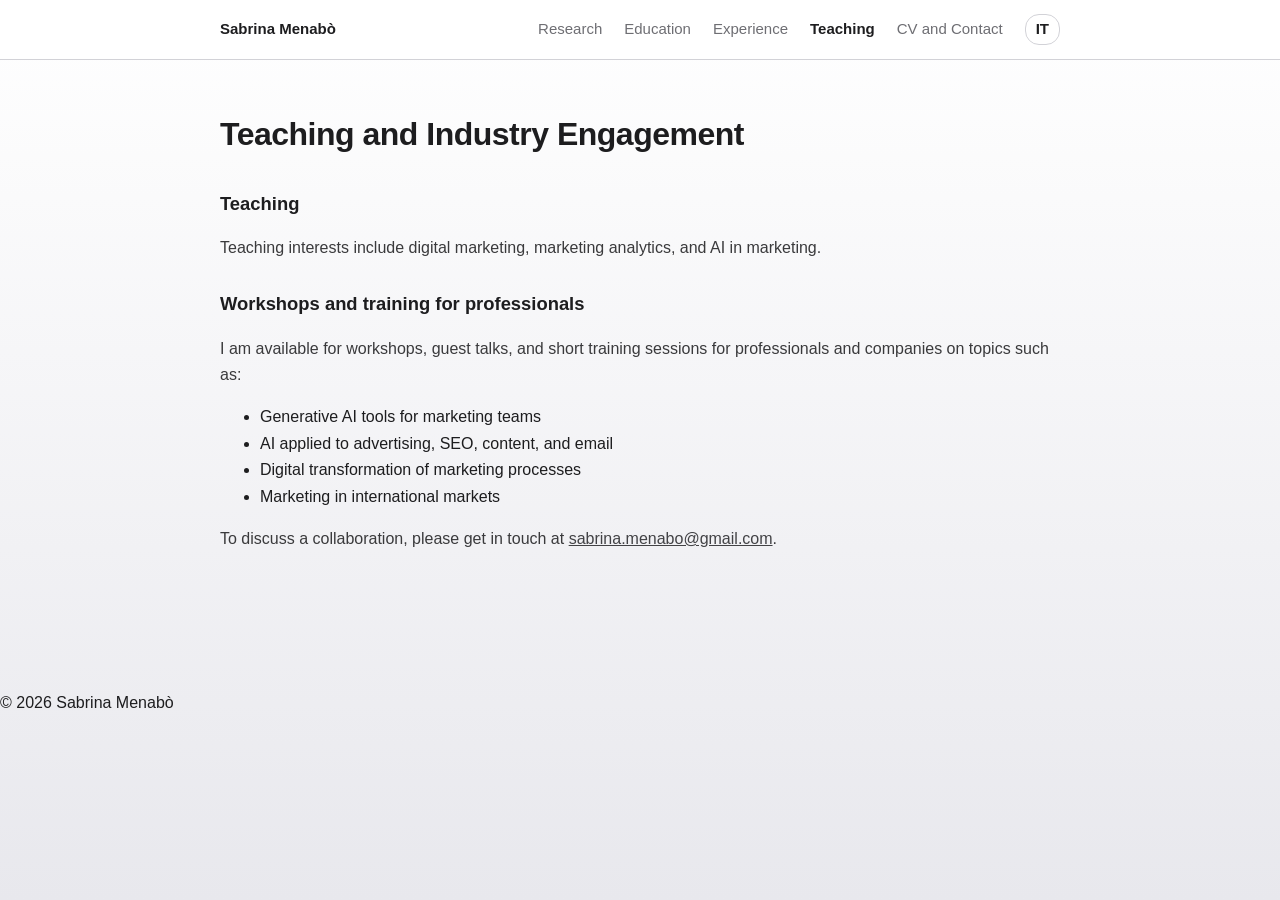
<file: teaching.html>
<!DOCTYPE html>
<html lang="en">
<head>
<meta charset="UTF-8">
<meta name="viewport" content="width=device-width, initial-scale=1">
<title>Teaching | Sabrina Menabò</title>
<link rel="icon" type="image/svg+xml" href="favicon.svg">
<link rel="stylesheet" href="style.css">
</head>
<body>
<header><nav>
<a class="name" href="index.html">Sabrina Menabò</a>
<a href="research.html">Research</a>
<a href="education.html">Education</a>
<a href="experience.html">Experience</a>
<a class="active" href="teaching.html">Teaching</a>
<a href="contact.html">CV and Contact</a>
  <a class="lang" href="didattica.html">IT</a>
</nav></header>
<main>
<h2>Teaching and Industry Engagement</h2>
<h3>Teaching</h3>
<p>Teaching interests include digital marketing, marketing analytics, and AI in marketing.</p>
<h3>Workshops and training for professionals</h3>
<p>I am available for workshops, guest talks, and short training sessions for professionals and companies on topics such as:</p>
<ul><li>Generative AI tools for marketing teams</li><li>AI applied to advertising, SEO, content, and email</li><li>Digital transformation of marketing processes</li><li>Marketing in international markets</li></ul>
<p>To discuss a collaboration, please get in touch at <a href="mailto:sabrina.menabo@gmail.com">sabrina.menabo@gmail.com</a>.</p>
</main>
<footer>&copy; 2026 Sabrina Menabò</footer>
</body>
</html>
</file>
<file: style.css>
:root{--ink:#1d1d1f;--muted:#6e6e73;--accent:#1d1d1f;--link:#424245;--line:#d2d2d7;--soft:#ffffff;--btn:#e3e3e8;--btnhover:#d2d2d7}
*{box-sizing:border-box}
html{min-height:100%;background:linear-gradient(180deg,#ffffff 0%,#e8e8ed 100%) fixed}
body{margin:0;font-family:-apple-system,BlinkMacSystemFont,"Segoe UI",Helvetica,Arial,sans-serif;color:var(--ink);background:transparent;line-height:1.65}
a{color:var(--link)}
header{position:sticky;top:0;background:rgba(255,255,255,.8);-webkit-backdrop-filter:blur(12px);backdrop-filter:blur(12px);border-bottom:1px solid var(--line);z-index:5}
nav{max-width:880px;margin:0 auto;padding:14px 20px;display:flex;flex-wrap:wrap;gap:6px 22px;align-items:center;font-size:15px}
nav .name{font-weight:600;margin-right:auto;color:var(--ink);text-decoration:none}
nav a{text-decoration:none;color:var(--muted)}
nav a:hover,nav a.active{color:var(--ink)}
nav a.active{font-weight:600}
nav .lang{font-weight:600;color:var(--ink);border:1px solid var(--line);border-radius:14px;padding:2px 10px;background:#fff}
main{max-width:880px;margin:0 auto;padding:48px 20px 60px;min-height:70vh}
h1{font-size:2.6rem;font-weight:600;letter-spacing:-.5px;margin:0 0 6px}
h2{font-size:2rem;font-weight:600;letter-spacing:-.5px;margin:0 0 18px;color:var(--accent)}
h3{font-size:1.15rem;font-weight:600;margin:28px 0 6px}
p{color:#3a3a3c}
.sub{color:var(--muted);margin:0 0 18px}
.tagline{font-size:1.25rem;color:var(--muted);margin:0 0 18px}
.hero{display:flex;flex-wrap:wrap;gap:30px;align-items:center}
.hero img{width:200px;height:200px;object-fit:cover;border-radius:50%;border:4px solid #fff;box-shadow:0 4px 14px rgba(0,0,0,.08)}
.hero div{flex:1;min-width:260px}
.chips{display:flex;flex-wrap:wrap;gap:8px;padding:0;list-style:none}
.chips li{background:var(--soft);border:1px solid var(--line);padding:6px 14px;border-radius:20px;font-size:14px}
.job{margin-bottom:24px}
.meta{color:var(--muted);font-size:14px}
.photo{width:100%;max-width:340px;border-radius:12px;margin:10px 0;box-shadow:0 4px 14px rgba(0,0,0,.08)}
.btn{display:inline-block;background:var(--btn);color:var(--ink);border:1px solid var(--line);padding:10px 22px;border-radius:22px;text-decoration:none;font-weight:500}
.btn:hover{background:var(
</file>
